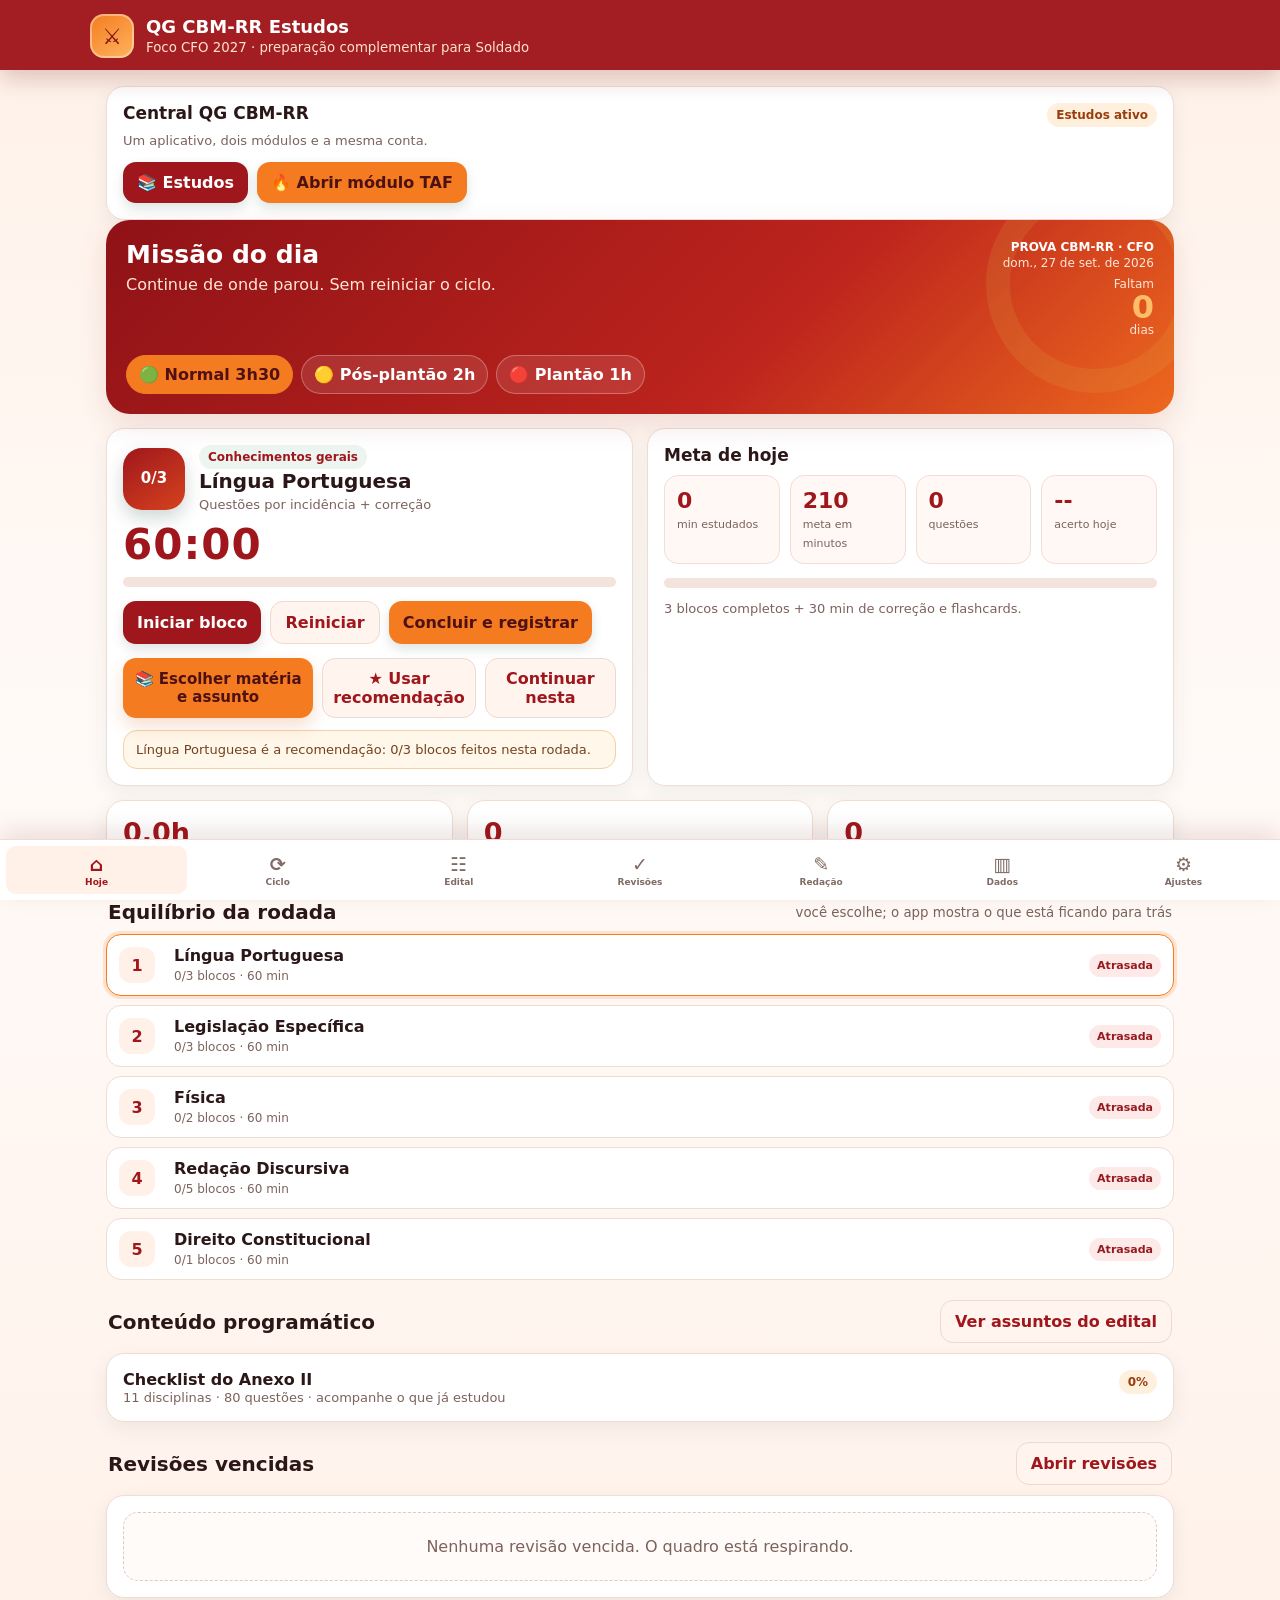
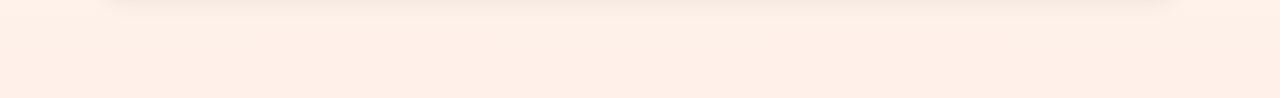
<file: index.html>
<!doctype html>
<html lang="pt-BR">
<head>
  <meta charset="utf-8" />
  <meta name="viewport" content="width=device-width, initial-scale=1, viewport-fit=cover" />
  <meta name="theme-color" content="#9f171c" />
  <meta name="description" content="Ciclo de estudos para CFO e Soldado do CBM-RR, com prioridade para o CFO 2027." />
  <link rel="manifest" href="manifest.json" />
  <link rel="icon" href="icons/icon-192.png" />
  <title>QG CBM-RR Estudos</title>
  <link rel="stylesheet" href="styles.css" />
  <link rel="stylesheet" href="supabase-sync.css" />
</head>
<body>
<div class="app">
  <header>
    <div class="head-row">
      <div class="brand">
        <div class="crest">⚔</div>
        <div><h1>QG CBM-RR Estudos</h1><small>Foco CFO 2027 · preparação complementar para Soldado</small></div>
      </div>
      <button id="installBtn" class="install">Instalar</button>
    </div>
  </header>

  <main>
    <section id="view-home" class="view active">
      <div class="card" id="moduleSwitcher">
        <div class="row">
          <div><h3>Central QG CBM-RR</h3><div class="subtle">Um aplicativo, dois módulos e a mesma conta.</div></div>
          <span class="badge gold">Estudos ativo</span>
        </div>
        <div class="actions">
          <button class="btn" type="button" disabled>📚 Estudos</button>
          <a class="btn gold" href="./taf/" style="text-decoration:none">🔥 Abrir módulo TAF</a>
        </div>
      </div>
      <div class="hero">
        <div class="hero-top">
          <div><h2>Missão do dia</h2><p id="missionText">Continue de onde parou. Sem reiniciar o ciclo.</p></div>
          <div class="countdown"><small class="exam-name">PROVA CBM-RR · CFO</small><small id="examDateLabel">dom., 27 de set. de 2026</small><span>Faltam</span><strong id="daysLeft">--</strong><small>dias</small></div>
        </div>
        <div class="mode-row">
          <button class="mode-btn active" data-mode="normal">🟢 Normal 3h30</button>
          <button class="mode-btn" data-mode="post">🟡 Pós-plantão 2h</button>
          <button class="mode-btn" data-mode="duty">🔴 Plantão 1h</button>
        </div>
      </div>

      <div class="grid two">
        <div class="card">
          <div class="next-block">
            <div class="block-num" id="currentBlockNum">1</div>
            <div><span class="badge" id="currentCore">Conhecimentos gerais</span><h3 id="currentSubject">Língua Portuguesa</h3><div class="subtle" id="currentGoal">Questões por incidência + correção</div></div>
          </div>
          <div class="timer" id="timerDisplay">60:00</div>
          <div class="progress"><span id="timerProgress"></span></div>
          <div class="actions"><button class="btn" id="timerStart">Iniciar bloco</button><button class="btn secondary" id="timerReset">Reiniciar</button><button class="btn gold" id="completeBlock">Concluir e registrar</button></div>
          <div class="study-actions">
            <button class="btn gold" id="chooseSubject">📚 Escolher matéria e assunto</button>
            <button class="btn secondary" id="studyRecommended">★ Usar recomendação</button>
            <button class="btn secondary" id="continueSubject">Continuar nesta</button>
          </div>
          <div class="recommendation" id="recommendationReason"></div>
        </div>
        <div class="card">
          <h3>Meta de hoje</h3>
          <div class="kpi-row">
            <div class="kpi"><strong id="todayMinutes">0</strong><span>min estudados</span></div>
            <div class="kpi"><strong id="dailyTarget">210</strong><span>meta em minutos</span></div>
            <div class="kpi"><strong id="todayQuestions">0</strong><span>questões</span></div>
            <div class="kpi"><strong id="todayAccuracy">--</strong><span>acerto hoje</span></div>
          </div>
          <div style="margin-top:14px" class="progress"><span id="dailyProgress"></span></div>
          <p class="subtle" id="dailyHint" style="margin-bottom:0">3 blocos completos + 30 min de correção e flashcards.</p>
        </div>
      </div>

      <div class="grid three">
        <div class="card"><div class="metric" id="weekHours">0h</div><div class="subtle">horas nos últimos 7 dias</div></div>
        <div class="card"><div class="metric" id="weekQuestions">0</div><div class="subtle">questões nos últimos 7 dias</div></div>
        <div class="card"><div class="metric" id="weekEssays">0</div><div class="subtle">treinos de redação</div></div>
      </div>

      <div class="section-title"><h2>Equilíbrio da rodada</h2><small>você escolhe; o app mostra o que está ficando para trás</small></div>
      <div id="upcomingBlocks" class="cycle-list"></div>

      <div class="section-title"><h2>Conteúdo programático</h2><button class="btn secondary" data-go="syllabus">Ver assuntos do edital</button></div>
      <div class="card">
        <div class="row"><div><strong>Checklist do Anexo II</strong><div class="subtle">11 disciplinas · 80 questões · acompanhe o que já estudou</div></div><span class="badge gold" id="homeSyllabusProgress">0%</span></div>
      </div>

      <div class="section-title"><h2>Revisões vencidas</h2><button class="btn secondary" data-go="review">Abrir revisões</button></div>
      <div class="card" id="homeReviews"></div>
    </section>

    <section id="view-cycle" class="view">
      <div class="section-title"><h2>Meu ciclo flexível</h2><div class="cycle-toolbar"><button class="btn secondary" id="restoreCycle">Restaurar recomendado</button><button class="btn secondary" id="resetCycle">Nova rodada</button></div></div>
      <div class="notice">Escolha qualquer matéria quando quiser. As metas servem para equilibrar a rodada, não para prender você em uma ordem. História e Geografia ficam separadas, com 30 minutos cada no modelo recomendado.</div>
      <div class="round-summary">
        <div class="kpi"><strong id="roundDone">0</strong><span>blocos feitos</span></div>
        <div class="kpi"><strong id="roundTarget">0</strong><span>meta da rodada</span></div>
        <div class="kpi"><strong id="roundPercent">0%</strong><span>progresso</span></div>
      </div>
      <div id="cycleList" class="cycle-config"></div>
    </section>

    <section id="view-review" class="view">
      <div class="section-title"><h2>Revisões e erros</h2><button class="btn" id="addErrorBtn">+ Registrar erro</button></div>
      <div class="card">
        <h3>Como funciona até a prova</h3>
        <p class="subtle">A revisão não é outro bloco completo de teoria. Faça de 5 a 15 minutos de recordação ativa e poucas questões antes ou depois do bloco do dia.</p>
        <div class="grid three">
          <div><strong>Errou muito</strong><div class="subtle">menos de 50%: retorna em 2 dias</div></div>
          <div><strong>Ainda inseguro</strong><div class="subtle">50% a 69%: retorna em 7 dias</div></div>
          <div><strong>Bom desempenho</strong><div class="subtle">70% a 79%: 15 dias · 80% ou mais: 30 dias</div></div>
        </div>
        <p class="subtle" style="margin-bottom:0">Ao revisar, marque <b>Errei</b>, <b>Dúvida</b> ou <b>Dominei</b>. O app antecipa as revisões do CFO para que nenhuma fique depois de 27/09/2026. O caderno de erros guarda apenas falhas importantes e regras que você ainda não domina.</p>
      </div>
      <div class="tabs"><button class="tab active" data-review-tab="due">Vencidas</button><button class="tab" data-review-tab="errors">Caderno de erros</button><button class="tab" data-review-tab="all">Todas</button></div>
      <div class="card" style="margin-top:12px" id="reviewContent"></div>
    </section>

    <section id="view-syllabus" class="view">
      <div class="section-title"><h2>Assuntos do edital</h2><small>Anexo II · CFO CBM-RR 2027</small></div>
      <div class="notice">As 11 disciplinas abaixo são do Edital nº 02/2026 do CFO. História e Geografia aparecem somente no ciclo complementar para Soldado e não entram neste checklist do CFO.</div>
      <div class="grid three">
        <div class="card"><div class="metric">80</div><div class="subtle">questões objetivas</div></div>
        <div class="card"><div class="metric">11</div><div class="subtle">disciplinas oficiais</div></div>
        <div class="card"><div class="metric" id="syllabusProgress">0%</div><div class="subtle">assuntos concluídos</div></div>
      </div>
      <div class="syllabus-tools">
        <input id="syllabusSearch" type="search" placeholder="Buscar disciplina ou assunto..." aria-label="Buscar no conteúdo programático" />
        <button class="btn secondary" id="expandSyllabus">Expandir</button>
      </div>
      <div id="syllabusList" class="syllabus-list"></div>
    </section>

    <section id="view-essay" class="view">
      <div class="section-title"><h2>Redação CFO</h2><button class="btn" id="addEssayBtn">+ Avaliar redação</button></div>
      <div class="grid two">
        <div class="card"><h3>Meta da banca</h3><div class="kpi-row"><div class="kpi"><strong>20</strong><span>pontos possíveis</span></div><div class="kpi"><strong>10</strong><span>mínimo eliminatório</span></div><div class="kpi"><strong>14+</strong><span>meta competitiva</span></div><div class="kpi"><strong>20-30</strong><span>linhas</span></div></div></div>
        <div class="card"><h3>Distribuição da nota</h3><div class="chart"><div class="bar-row"><span>Argumentação</span><div class="bar"><span style="width:100%"></span></div><b>6</b></div><div class="bar-row"><span>Coesão</span><div class="bar"><span style="width:100%"></span></div><b>6</b></div><div class="bar-row"><span>Morfossintaxe</span><div class="bar"><span style="width:67%"></span></div><b>4</b></div><div class="bar-row"><span>Ortografia</span><div class="bar"><span style="width:67%"></span></div><b>4</b></div></div></div>
      </div>
      <div class="section-title"><h2>Histórico</h2><small>redação completa, parcial, correção ou reescrita</small></div>
      <div class="card" id="essayHistory"></div>
    </section>

    <section id="view-performance" class="view">
      <div class="section-title"><h2>Desempenho</h2><button class="btn" id="addSimBtn">+ Registrar simulado</button></div>
      <div class="grid three">
        <div class="card"><div class="metric" id="totalHours">0h</div><div class="subtle">horas registradas</div></div>
        <div class="card"><div class="metric" id="totalQuestions">0</div><div class="subtle">questões resolvidas</div></div>
        <div class="card"><div class="metric" id="overallAccuracy">--</div><div class="subtle">acerto geral</div></div>
      </div>
      <div class="section-title"><h2>Acerto por disciplina</h2><small>use ao menos 10 questões antes de decidir</small></div>
      <div class="card"><div id="subjectChart" class="chart"></div></div>
      <div class="section-title"><h2>Simulados</h2><small>CFO ou CFSD</small></div>
      <div class="card" id="simHistory"></div>
      <div class="section-title"><h2>Últimos estudos</h2></div>
      <div class="card" id="studyHistory"></div>
    </section>

    <section id="view-settings" class="view">
      <div class="section-title"><h2>Configurações e backup</h2></div>
      <div class="card">
        <div class="form-grid">
          <div class="field"><label>Data da prova CFO</label><input type="date" id="examDate" /></div>
          <div class="field"><label>Data da prova Soldado (quando definida)</label><input type="date" id="soldierExamDate" /></div>
          <div class="field"><label>Meta semanal de horas</label><input type="number" id="weeklyHoursGoal" min="1" max="80" step="1" /></div>
          <div class="field"><label>Meta semanal de questões</label><input type="number" id="weeklyQuestionGoal" min="10" max="3000" step="10" /></div>
        </div>
        <p class="subtle">A duração agora é definida por matéria na aba <b>Ciclo</b> e pode ser alterada ao iniciar cada bloco.</p>
        <div class="switch"><div><strong>Lembretes de revisão no painel</strong><div class="subtle">mostra cards vencidos na tela inicial</div></div><input type="checkbox" id="showReviewsHome" /></div>
        <div class="actions"><button class="btn" id="saveSettings">Salvar</button><button class="btn secondary" id="exportData">Exportar backup</button><label class="btn secondary" style="display:inline-flex;align-items:center">Importar backup<input type="file" id="importData" accept="application/json" hidden /></label><button class="btn danger" id="clearData">Apagar dados</button></div>
      </div>
      <p class="footer-note">Os dados ficam no próprio aparelho. Exporte o backup regularmente.</p>
    </section>
  </main>

  <nav class="nav">
    <button class="active" data-view="home"><span>⌂</span>Hoje</button>
    <button data-view="cycle"><span>⟳</span>Ciclo</button>
    <button data-view="syllabus"><span>☷</span>Edital</button>
    <button data-view="review"><span>✓</span>Revisões</button>
    <button data-view="essay"><span>✎</span>Redação</button>
    <button data-view="performance"><span>▥</span>Dados</button>
    <button data-view="settings"><span>⚙</span>Ajustes</button>
  </nav>
</div>

<dialog id="studyDialog">
  <div class="modal-head"><h3>Registrar bloco concluído</h3><button class="close" data-close="studyDialog">×</button></div>
  <div class="modal-body">
    <form id="studyForm" class="form-grid">
      <div class="field"><label>Disciplina</label><input id="studySubject" readonly /></div>
      <div class="field"><label>Data</label><input type="date" id="studyDate" required /></div>
      <div class="field full"><label>Assunto estudado</label><input id="studyTopic" list="studyTopicOptions" placeholder="Selecione ou digite o assunto estudado" required /><datalist id="studyTopicOptions"></datalist></div>
      <div class="field"><label>Minutos líquidos</label><input type="number" id="studyMinutes" min="1" max="300" required /></div>
      <div class="field"><label>Método principal</label><select id="studyMethod"><option>Questões por assunto</option><option>Teoria direcionada</option><option>Lei seca</option><option>Correção de erros</option><option>Revisão ativa</option><option>Redação</option><option>Simulado parcial</option></select></div>
      <div class="field"><label>Questões</label><input type="number" id="studyQuestions" min="0" value="0" /></div>
      <div class="field"><label>Acertos</label><input type="number" id="studyCorrect" min="0" value="0" /></div>
      <div class="field"><label>Energia</label><select id="studyEnergy"><option value="green">Verde</option><option value="yellow">Amarela</option><option value="red">Vermelha</option></select></div>
      <div class="field"><label>Próxima revisão</label><input type="date" id="studyReviewDate" /></div>
      <div class="field full"><label>Erro ou observação importante</label><textarea id="studyNotes" placeholder="Uma linha basta. Não copie a teoria inteira."></textarea></div>
      <div class="field full"><label><input type="checkbox" id="createErrorFromStudy" /> Criar também um card no caderno de erros</label></div>
      <div class="field full"><button class="btn" type="submit">Salvar bloco</button></div>
    </form>
  </div>
</dialog>

<dialog id="subjectDialog">
  <div class="modal-head"><h3>O que você quer estudar agora?</h3><button class="close" data-close="subjectDialog">×</button></div>
  <div class="modal-body">
    <div class="field"><label>Filtrar matérias</label><input id="subjectSearch" type="search" placeholder="Digite o nome da matéria..." /></div>
    <div id="subjectPicker" class="subject-picker"></div>
  </div>
</dialog>

<dialog id="topicDialog">
  <div class="modal-head"><h3>Escolha o assunto</h3><button class="close" data-close="topicDialog">×</button></div>
  <div class="modal-body">
    <form id="topicForm" class="form-grid">
      <div class="field full"><label>Matéria</label><input id="topicSubject" readonly /></div>
      <div class="field full"><label>Assunto do edital</label><select id="topicSelect"></select></div>
      <div class="field"><label>Duração deste bloco</label><select id="topicMinutes"><option value="30">30 minutos</option><option value="45">45 minutos</option><option value="60">60 minutos</option><option value="90">90 minutos</option></select></div>
      <div class="field"><label>Objetivo</label><select id="topicMethod"><option>Questões por assunto</option><option>Teoria direcionada</option><option>Lei seca</option><option>Correção de erros</option><option>Revisão ativa</option><option>Redação</option></select></div>
      <div class="field full"><button class="btn" type="submit">Selecionar e iniciar</button></div>
    </form>
  </div>
</dialog>

<dialog id="postStudyDialog">
  <div class="modal-head"><h3>Bloco registrado</h3><button class="close" data-close="postStudyDialog">×</button></div>
  <div class="modal-body post-study-actions">
    <p class="subtle" style="margin-top:0">Você decide o próximo passo. O ciclo não avançará sozinho.</p>
    <button class="btn" id="postContinue">Continuar nesta matéria</button>
    <button class="btn secondary" id="postChoose">Escolher outra matéria</button>
    <button class="btn gold" id="postRecommend">Seguir recomendação</button>
  </div>
</dialog>

<dialog id="errorDialog">
  <div class="modal-head"><h3>Novo erro importante</h3><button class="close" data-close="errorDialog">×</button></div>
  <div class="modal-body">
    <form id="errorForm" class="form-grid">
      <div class="field"><label>Disciplina</label><select id="errorSubject"></select></div>
      <div class="field"><label>Revisar em</label><input type="date" id="errorDue" required /></div>
      <div class="field full"><label>Assunto</label><input id="errorTopic" required /></div>
      <div class="field full"><label>Erro cometido</label><textarea id="errorMistake" required></textarea></div>
      <div class="field full"><label>Regra correta</label><textarea id="errorRule" required></textarea></div>
      <div class="field full"><label>Pergunta de recordação ativa</label><input id="errorPrompt" placeholder="Ex.: O que permanece constante na diluição?" required /></div>
      <div class="field full"><button class="btn" type="submit">Salvar erro</button></div>
    </form>
  </div>
</dialog>

<dialog id="essayDialog">
  <div class="modal-head"><h3>Avaliar treino de redação</h3><button class="close" data-close="essayDialog">×</button></div>
  <div class="modal-body">
    <form id="essayForm" class="form-grid">
      <div class="field"><label>Data</label><input type="date" id="essayDate" required /></div>
      <div class="field"><label>Tipo</label><select id="essayType"><option>Redação completa</option><option>Introdução</option><option>Desenvolvimento</option><option>Conclusão</option><option>Correção</option><option>Reescrita</option></select></div>
      <div class="field full"><label>Tema</label><input id="essayTheme" required /></div>
      <div class="field"><label>Argumentação / 6</label><input type="number" id="essayArg" min="0" max="6" step="0.5" value="0" /></div>
      <div class="field"><label>Coerência e coesão / 6</label><input type="number" id="essayCoh" min="0" max="6" step="0.5" value="0" /></div>
      <div class="field"><label>Morfossintaxe / 4</label><input type="number" id="essayMorph" min="0" max="4" step="0.5" value="0" /></div>
      <div class="field"><label>Ortografia e pontuação / 4</label><input type="number" id="essayOrth" min="0" max="4" step="0.5" value="0" /></div>
      <div class="field full"><label>Principal ajuste</label><textarea id="essayNotes"></textarea></div>
      <div class="field full"><button class="btn" type="submit">Salvar avaliação</button></div>
    </form>
  </div>
</dialog>

<dialog id="simDialog">
  <div class="modal-head"><h3>Registrar simulado</h3><button class="close" data-close="simDialog">×</button></div>
  <div class="modal-body">
    <form id="simForm" class="form-grid">
      <div class="field"><label>Data</label><input type="date" id="simDate" required /></div>
      <div class="field"><label>Prova</label><select id="simExam"><option>CFO</option><option>CFSD</option><option>Parcial misto</option></select></div>
      <div class="field"><label>Questões</label><input type="number" id="simQuestions" min="1" required /></div>
      <div class="field"><label>Acertos</label><input type="number" id="simCorrect" min="0" required /></div>
      <div class="field"><label>Tempo em minutos</label><input type="number" id="simMinutes" min="1" required /></div>
      <div class="field"><label>Falta de tempo?</label><select id="simTimeIssue"><option value="no">Não</option><option value="yes">Sim</option></select></div>
      <div class="field full"><label>Principal gargalo</label><textarea id="simNotes" placeholder="Conteúdo, interpretação, distração ou tempo."></textarea></div>
      <div class="field full"><button class="btn" type="submit">Salvar simulado</button></div>
    </form>
  </div>
</dialog>

<script src="app.js" defer></script>
<script src="supabase-sync.js" defer></script>
</body>
</html>
</file>
<file: styles.css>
:root{
      --bg:#fff6f0;
      --card:#ffffff;
      --ink:#2b1717;
      --muted:#7c625c;
      --green:#9f171c;
      --green-2:#d6421e;
      --gold:#f47b20;
      --gold-2:#ffd0a3;
      --danger:#9f171c;
      --warn:#d85a16;
      --ok:#23734c;
      --line:#efdcd3;
      --shadow:0 10px 30px rgba(125,28,20,.12);
      --radius:18px;
    }
    *{box-sizing:border-box}
    html{scroll-behavior:smooth}
    body{margin:0;background:linear-gradient(180deg,#fff1e8 0,#fffaf7 45%,#fff1e9 100%);color:var(--ink);font-family:Inter,system-ui,-apple-system,Segoe UI,Roboto,Arial,sans-serif}
    button,input,select,textarea{font:inherit}
    button{cursor:pointer}
    .app{min-height:100vh;padding-bottom:84px}
    header{position:sticky;top:0;z-index:20;background:rgba(159,23,28,.97);color:white;padding:14px 16px 12px;box-shadow:0 8px 24px rgba(92,12,15,.22);backdrop-filter:blur(8px)}
    .head-row{max-width:1100px;margin:auto;display:flex;justify-content:space-between;gap:12px;align-items:center}
    .brand{display:flex;gap:12px;align-items:center;min-width:0}
    .crest{width:44px;height:44px;border-radius:14px;background:linear-gradient(145deg,var(--gold),#ffb45f);display:grid;place-items:center;color:#7b1115;font-size:22px;font-weight:900;box-shadow:inset 0 0 0 2px rgba(255,255,255,.38)}
    .brand h1{font-size:18px;line-height:1.1;margin:0;white-space:nowrap;overflow:hidden;text-overflow:ellipsis}
    .brand small{display:block;color:#ffe2cd;margin-top:3px}
    .install{border:1px solid rgba(255,255,255,.45);background:rgba(255,255,255,.12);color:#fff;border-radius:12px;padding:9px 11px;font-weight:700;display:none}
    main{max-width:1100px;margin:auto;padding:16px}
    .view{display:none}.view.active{display:block}
    .hero{background:linear-gradient(135deg,#8f1217,#bd241d 62%,#ed681e);color:white;border-radius:24px;padding:20px;box-shadow:var(--shadow);position:relative;overflow:hidden}
    .hero:after{content:"";position:absolute;right:-30px;top:-45px;width:170px;height:170px;border:24px solid rgba(216,180,74,.14);border-radius:50%}
    .hero-top{position:relative;z-index:1;display:flex;justify-content:space-between;gap:16px;align-items:flex-start}
    .hero h2{margin:0 0 6px;font-size:25px}.hero p{margin:0;color:#ffe6d6}
    .countdown{text-align:right;min-width:150px}.countdown strong{font-size:32px;display:block;color:#ffbd67;line-height:1}.countdown span,.countdown small{font-size:12px;color:#ffe6d6;display:block}.countdown .exam-name{font-weight:900;color:#fff;margin-bottom:2px}.countdown #examDateLabel{margin-bottom:7px}
    .mode-row{display:flex;gap:8px;flex-wrap:wrap;margin-top:18px;position:relative;z-index:1}
    .mode-btn{border:1px solid rgba(255,255,255,.28);background:rgba(255,255,255,.10);color:#fff;border-radius:999px;padding:9px 12px;font-weight:700}
    .mode-btn.active{background:var(--gold);color:#511014;border-color:var(--gold)}
    .grid{display:grid;gap:14px;margin-top:14px}.grid.two{grid-template-columns:repeat(2,minmax(0,1fr))}.grid.three{grid-template-columns:repeat(3,minmax(0,1fr))}
    .card{background:var(--card);border:1px solid var(--line);border-radius:var(--radius);padding:16px;box-shadow:0 6px 20px rgba(24,54,41,.07)}
    .card h3{margin:0 0 10px;font-size:17px}.subtle{color:var(--muted);font-size:13px}
    .metric{font-size:27px;font-weight:850;color:var(--green)}.metric small{font-size:12px;color:var(--muted);font-weight:600}
    .progress{height:10px;background:#f4e3dc;border-radius:999px;overflow:hidden}.progress>span{display:block;height:100%;background:linear-gradient(90deg,var(--green),var(--gold));width:0}
    .next-block{display:grid;grid-template-columns:auto 1fr;gap:14px;align-items:center}
    .block-num{width:62px;height:62px;border-radius:19px;background:linear-gradient(145deg,var(--green),var(--green-2));color:white;display:grid;place-items:center;font-weight:900;font-size:22px;box-shadow:0 8px 18px rgba(15,61,46,.20)}
    .next-block h3{font-size:20px;margin:0 0 4px}.badge{display:inline-flex;align-items:center;gap:6px;border-radius:999px;padding:5px 9px;font-size:12px;font-weight:800;background:#edf5f0;color:var(--green)}
    .badge.gold{background:#fff0de;color:#9a3d0d}.badge.red{background:#fee9e9;color:#941a1e}.badge.blue{background:#fff0e4;color:#a13d12}
    .actions{display:flex;gap:9px;flex-wrap:wrap;margin-top:14px}
    .btn{border:0;border-radius:13px;padding:11px 14px;font-weight:800;background:var(--green);color:white;box-shadow:0 5px 12px rgba(15,61,46,.14)}
    .btn.secondary{background:#fff4ee;color:var(--green);box-shadow:none;border:1px solid #efd9cf}.btn.gold{background:var(--gold);color:#4e1113}.btn.danger{background:#fff0f0;color:var(--danger);border:1px solid #f0c9c9;box-shadow:none}
    .timer{font-variant-numeric:tabular-nums;font-size:42px;font-weight:900;letter-spacing:1px;color:var(--green);margin:8px 0}
    .section-title{display:flex;justify-content:space-between;align-items:center;gap:12px;margin:20px 2px 10px}.section-title h2{font-size:20px;margin:0}.section-title small{color:var(--muted)}
    .cycle-list{display:grid;gap:9px}
    .cycle-item{display:grid;grid-template-columns:44px 1fr auto;gap:11px;align-items:center;background:white;border:1px solid var(--line);border-radius:15px;padding:11px 12px}
    .cycle-item.current{border-color:var(--gold);box-shadow:0 0 0 3px rgba(244,123,32,.18)}
    .cycle-item.done{opacity:.68}.cycle-item .n{width:36px;height:36px;border-radius:12px;background:#fff0e8;display:grid;place-items:center;font-weight:900;color:var(--green)}
    .cycle-item strong{display:block}.cycle-item span{font-size:12px;color:var(--muted)}
    .review-item,.error-item,.log-item,.essay-item,.sim-item{border-bottom:1px solid var(--line);padding:12px 0}.review-item:last-child,.error-item:last-child,.log-item:last-child,.essay-item:last-child,.sim-item:last-child{border-bottom:0}
    .row{display:flex;justify-content:space-between;gap:12px;align-items:flex-start}.row strong{line-height:1.25}
    .score{font-weight:900}.score.bad{color:var(--danger)}.score.mid{color:var(--warn)}.score.good{color:var(--ok)}
    .empty{padding:24px;text-align:center;color:var(--muted);border:1px dashed #e2c9bd;border-radius:15px;background:#fffbf9}
    .form-grid{display:grid;grid-template-columns:repeat(2,minmax(0,1fr));gap:12px}.field{display:flex;flex-direction:column;gap:6px}.field.full{grid-column:1/-1}.field label{font-size:13px;font-weight:800;color:#3d4a42}.field input,.field select,.field textarea{width:100%;border:1px solid #ced8d1;border-radius:12px;padding:11px;background:white;color:var(--ink)}.field textarea{min-height:95px;resize:vertical}
    dialog{border:0;border-radius:22px;padding:0;max-width:680px;width:calc(100% - 24px);box-shadow:0 28px 70px rgba(0,0,0,.28)}dialog::backdrop{background:rgba(53,8,9,.60);backdrop-filter:blur(4px)}
    .modal-head{background:var(--green);color:white;padding:16px 18px;display:flex;justify-content:space-between;align-items:center}.modal-head h3{margin:0}.modal-body{padding:18px;max-height:76vh;overflow:auto}.close{background:transparent;border:0;color:white;font-size:24px}
    .nav{position:fixed;bottom:0;left:0;right:0;z-index:30;background:rgba(255,255,255,.97);border-top:1px solid var(--line);box-shadow:0 -8px 24px rgba(99,20,16,.12);display:grid;grid-template-columns:repeat(7,1fr);padding:6px max(6px,env(safe-area-inset-right)) calc(6px + env(safe-area-inset-bottom)) max(6px,env(safe-area-inset-left));backdrop-filter:blur(10px)}
    .nav button{border:0;background:transparent;color:#806c65;padding:7px 1px;border-radius:10px;font-size:9px;font-weight:800;min-width:0}.nav button span{display:block;font-size:19px;margin-bottom:2px}.nav button.active{color:var(--green);background:#fff0e8}
    .tabs{display:flex;gap:8px;overflow:auto;padding-bottom:4px}.tab{white-space:nowrap;border:1px solid var(--line);background:white;color:var(--green);border-radius:999px;padding:9px 12px;font-weight:800}.tab.active{background:var(--green);color:white;border-color:var(--green)}
    .chart{display:grid;gap:9px}.bar-row{display:grid;grid-template-columns:115px 1fr 45px;gap:9px;align-items:center;font-size:12px}.bar{height:12px;border-radius:999px;background:#f3e2da;overflow:hidden}.bar span{display:block;height:100%;background:linear-gradient(90deg,var(--green),var(--gold))}
    .notice{background:#fff8df;border:1px solid #ecd88f;border-radius:14px;padding:12px;color:#69541b;font-size:13px}
    .kpi-row{display:grid;grid-template-columns:repeat(4,minmax(0,1fr));gap:10px}.kpi{background:#fff8f4;border:1px solid #f0dfd7;border-radius:14px;padding:12px}.kpi strong{display:block;font-size:22px;color:var(--green)}.kpi span{font-size:11px;color:var(--muted)}
    .syllabus-tools{display:grid;grid-template-columns:1fr auto;gap:10px;margin:12px 0}.syllabus-tools input{border:1px solid #e4c9bd;border-radius:13px;padding:12px;background:white}
    .syllabus-list{display:grid;gap:10px}.subject-details{background:white;border:1px solid var(--line);border-radius:16px;overflow:hidden}.subject-details[open]{box-shadow:0 7px 22px rgba(125,28,20,.09)}
    .subject-details summary{list-style:none;cursor:pointer;display:grid;grid-template-columns:1fr auto;gap:10px;align-items:center;padding:14px}.subject-details summary::-webkit-details-marker{display:none}
    .subject-details summary strong{display:block}.subject-details summary span{font-size:12px;color:var(--muted)}.subject-details summary b{color:var(--green);font-size:13px}
    .topic-list{display:grid;gap:0;border-top:1px solid var(--line);padding:5px 14px 10px}.topic-check{display:grid;grid-template-columns:24px 1fr;gap:8px;align-items:start;padding:10px 0;border-bottom:1px solid #f4e7e1}.topic-check:last-child{border-bottom:0}.topic-check input{width:18px;height:18px;accent-color:var(--green);margin-top:1px}.topic-check span{font-size:13px;line-height:1.35}.topic-check.done span{text-decoration:line-through;color:var(--muted)}
    .switch{display:flex;align-items:center;justify-content:space-between;gap:12px;padding:11px 0;border-bottom:1px solid var(--line)}
    .study-actions{display:grid;grid-template-columns:repeat(3,minmax(0,1fr));gap:9px;margin-top:14px}
    .study-actions .btn{min-height:48px;padding:10px}
    .recommendation{margin-top:12px;padding:11px 12px;border-radius:14px;background:#fff7e9;border:1px solid #f0d1a8;color:#74411f;font-size:13px}
    .subject-picker{display:grid;gap:9px;margin-top:12px}
    .subject-choice{width:100%;text-align:left;border:1px solid var(--line);background:#fff;border-radius:15px;padding:12px;display:grid;grid-template-columns:1fr auto;gap:10px;align-items:center;color:var(--ink)}
    .subject-choice:hover,.subject-choice:focus{border-color:var(--gold);box-shadow:0 0 0 3px rgba(244,123,32,.14);outline:0}
    .subject-choice.recommended{border-color:var(--gold);background:#fff9f0}
    .subject-choice strong,.subject-choice small{display:block}.subject-choice small{color:var(--muted);margin-top:3px}
    .status-pill{display:inline-flex;border-radius:999px;padding:5px 8px;font-size:11px;font-weight:900;white-space:nowrap}
    .status-ok{background:#e9f6ef;color:#23734c}.status-low{background:#fff3de;color:#a35012}.status-late{background:#fee9e9;color:#941a1e}.status-review{background:#efe8ff;color:#6036a7}
    .cycle-toolbar{display:flex;gap:8px;flex-wrap:wrap}
    .cycle-config{display:grid;gap:10px;margin-top:12px}
    .cycle-config-item{background:#fff;border:1px solid var(--line);border-radius:16px;padding:12px;display:grid;grid-template-columns:minmax(170px,1fr) 96px 110px auto;gap:10px;align-items:center}
    .cycle-config-item.disabled{opacity:.56}.cycle-config-item select,.cycle-config-item input{width:100%;border:1px solid #decfc8;border-radius:10px;padding:9px;background:#fff}
    .cycle-name{display:flex;gap:9px;align-items:flex-start}.cycle-name input{width:19px;height:19px;accent-color:var(--green);margin-top:2px}
    .move-actions{display:flex;gap:5px}.move-actions button{border:1px solid var(--line);background:#fff6f0;color:var(--green);border-radius:9px;padding:8px 10px;font-weight:900}
    .round-summary{display:grid;grid-template-columns:repeat(3,1fr);gap:9px;margin-top:12px}.round-summary .kpi{text-align:center}
    .cycle-progress-label{margin-top:7px;display:flex;justify-content:space-between;gap:8px;font-size:12px;color:var(--muted)}
    .post-study-actions{display:grid;gap:9px}
    .footer-note{color:var(--muted);font-size:12px;text-align:center;margin:18px 0 4px}
    @media(max-width:760px){.grid.two,.grid.three,.form-grid{grid-template-columns:1fr}.grid.two .card,.grid.three .card{min-width:0}.hero-top{flex-direction:column}.countdown{text-align:left}.kpi-row{grid-template-columns:repeat(2,1fr)}.bar-row{grid-template-columns:90px 1fr 38px}.install{padding:8px}.brand h1{font-size:16px}.brand small{font-size:11px}.nav button{font-size:9px}.study-actions{grid-template-columns:1fr}.cycle-config-item{grid-template-columns:1fr 1fr}.cycle-name{grid-column:1/-1}.move-actions{justify-content:flex-end}.round-summary{grid-template-columns:1fr 1fr 1fr}}
/* UX ciclo flexível: a escolha livre é a ação principal */
.study-actions{grid-template-columns:1.45fr 1fr 1fr}
#chooseSubject{font-size:15px;box-shadow:0 8px 18px rgba(216,90,22,.20)}
.block-num{font-size:15px;line-height:1.05;text-align:center;padding:6px}
.quick-subject{border:0;cursor:pointer}
.quick-subject:hover,.quick-subject:focus{outline:2px solid var(--gold);outline-offset:2px}
@media(max-width:760px){
  .study-actions{grid-template-columns:1fr 1fr}
  #chooseSubject{grid-column:1/-1;min-height:56px}
  .actions .btn{flex:1 1 130px}
}
</file>
<file: supabase-sync.css>
.sync-card{margin-bottom:14px}
.sync-card h3{margin-bottom:4px}
.sync-status{display:inline-flex;align-items:center;border-radius:999px;padding:6px 9px;font-size:11px;font-weight:900;text-align:center}
.sync-status.synced{background:#e9f6ef;color:#23734c}
.sync-status.syncing,.sync-status.pending{background:#fff3de;color:#a35012}
.sync-status.offline,.sync-status.setup,.sync-status.signed-out{background:#f3ece9;color:#735f58}
.sync-status.error{background:#fee9e9;color:#941a1e}
.sync-divider{border:0;border-top:1px solid var(--line);margin:18px 0}
.account-actions{display:flex;gap:8px;flex-wrap:wrap}
.account-actions .btn{flex:1 1 120px}
@media(max-width:560px){
  .sync-card .row{align-items:flex-start}
  .sync-status{max-width:145px}
}
</file>
